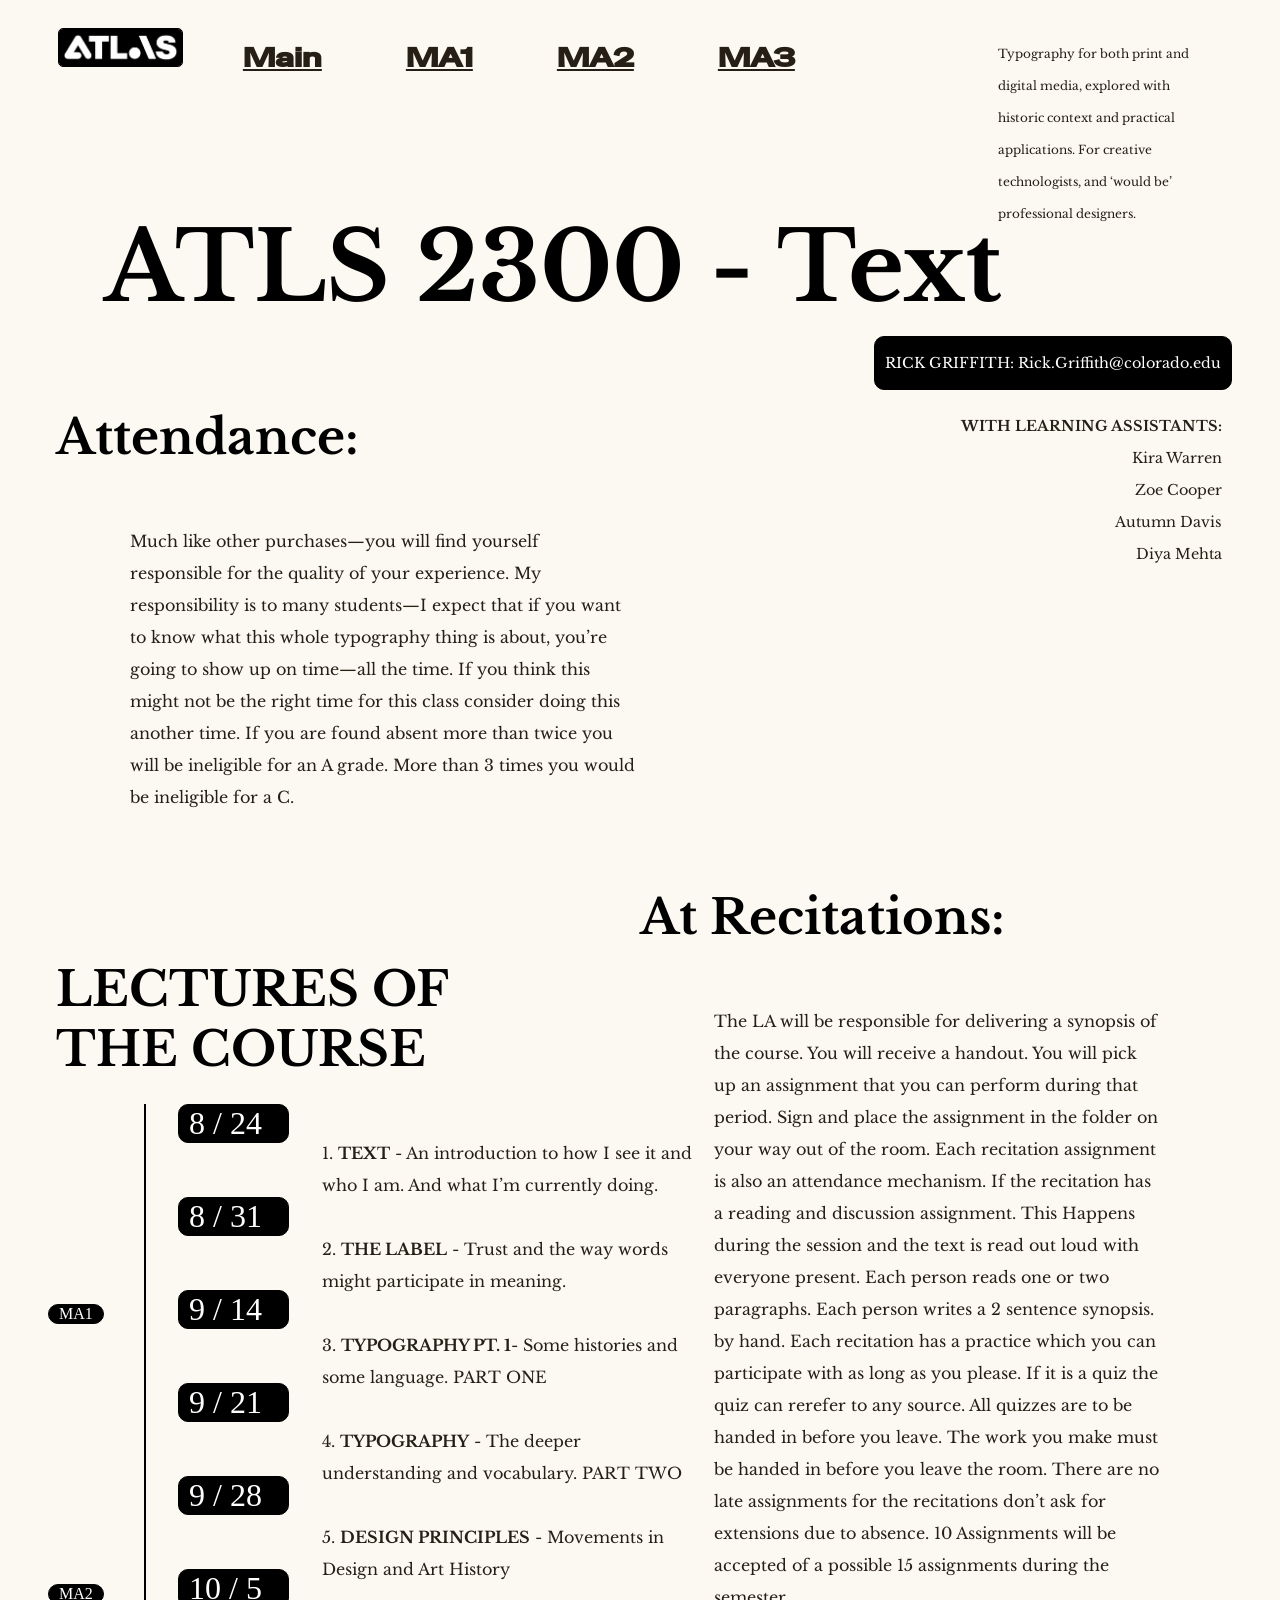
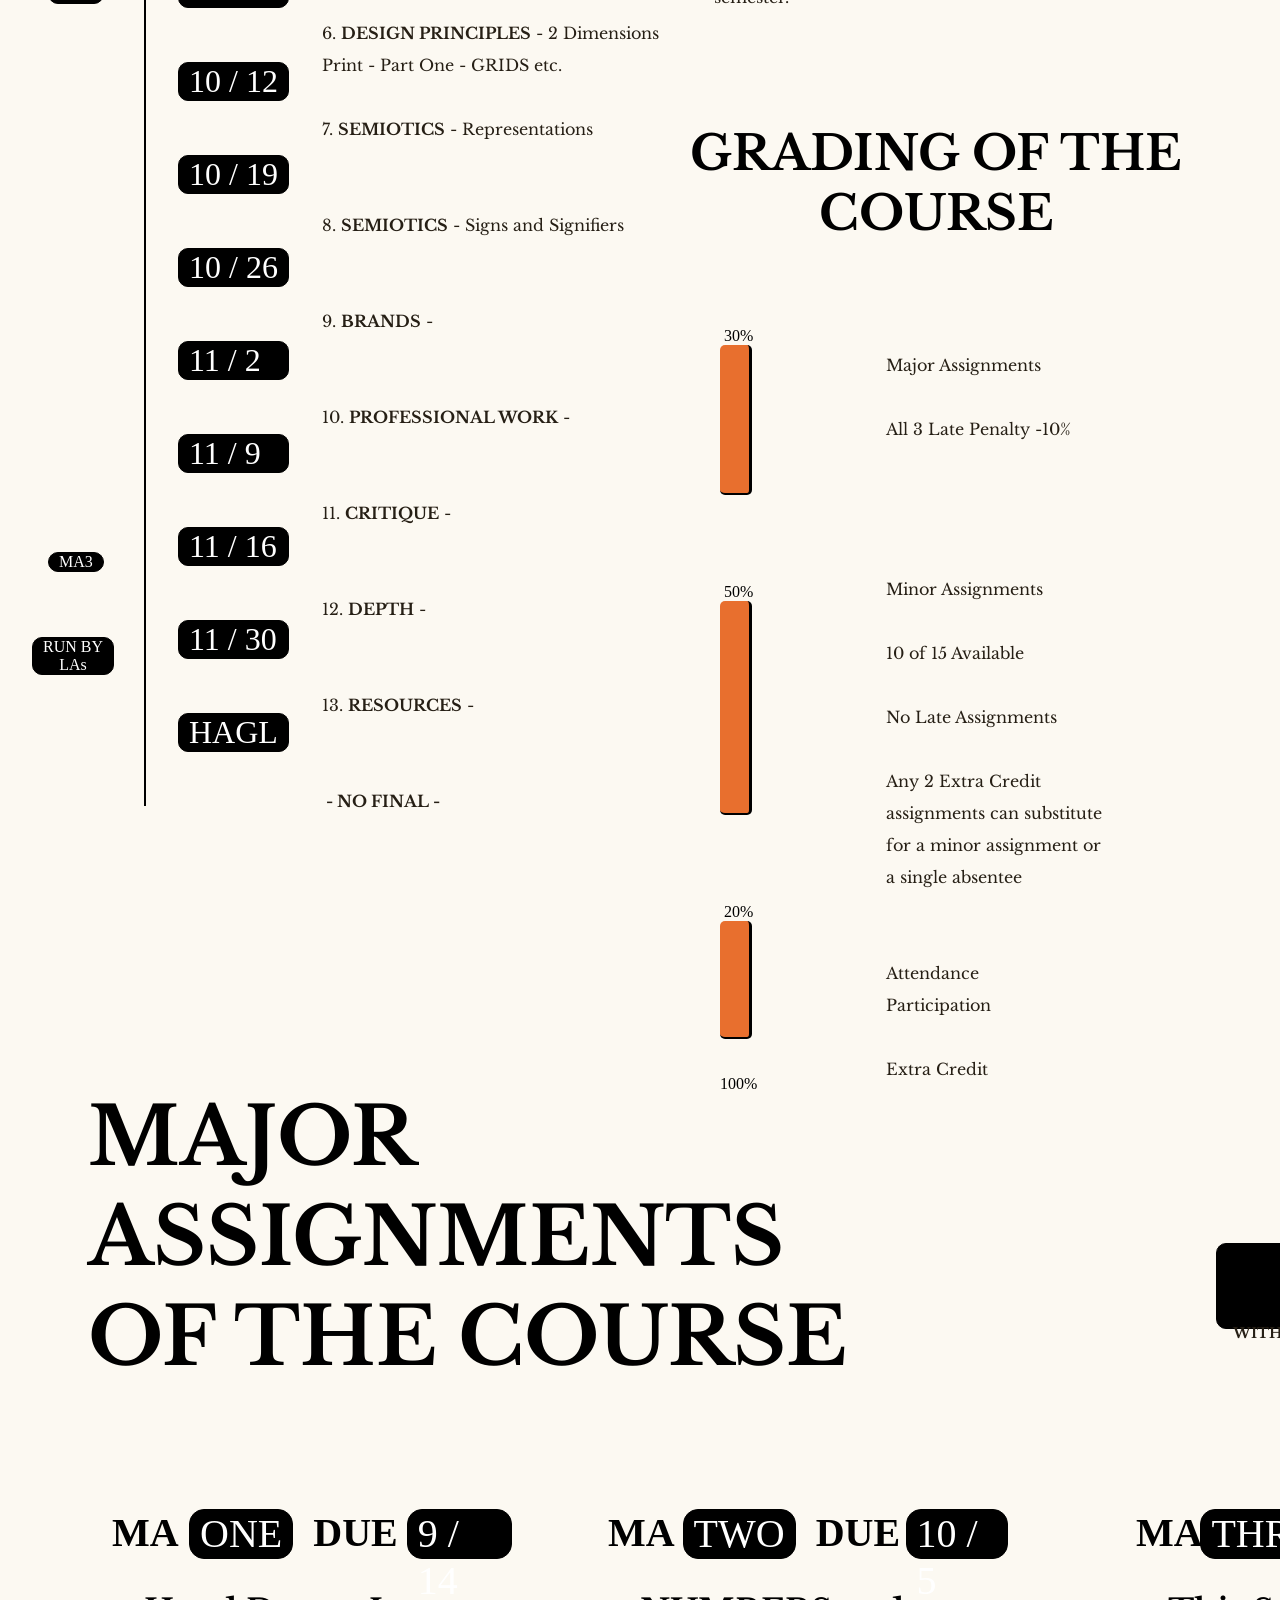
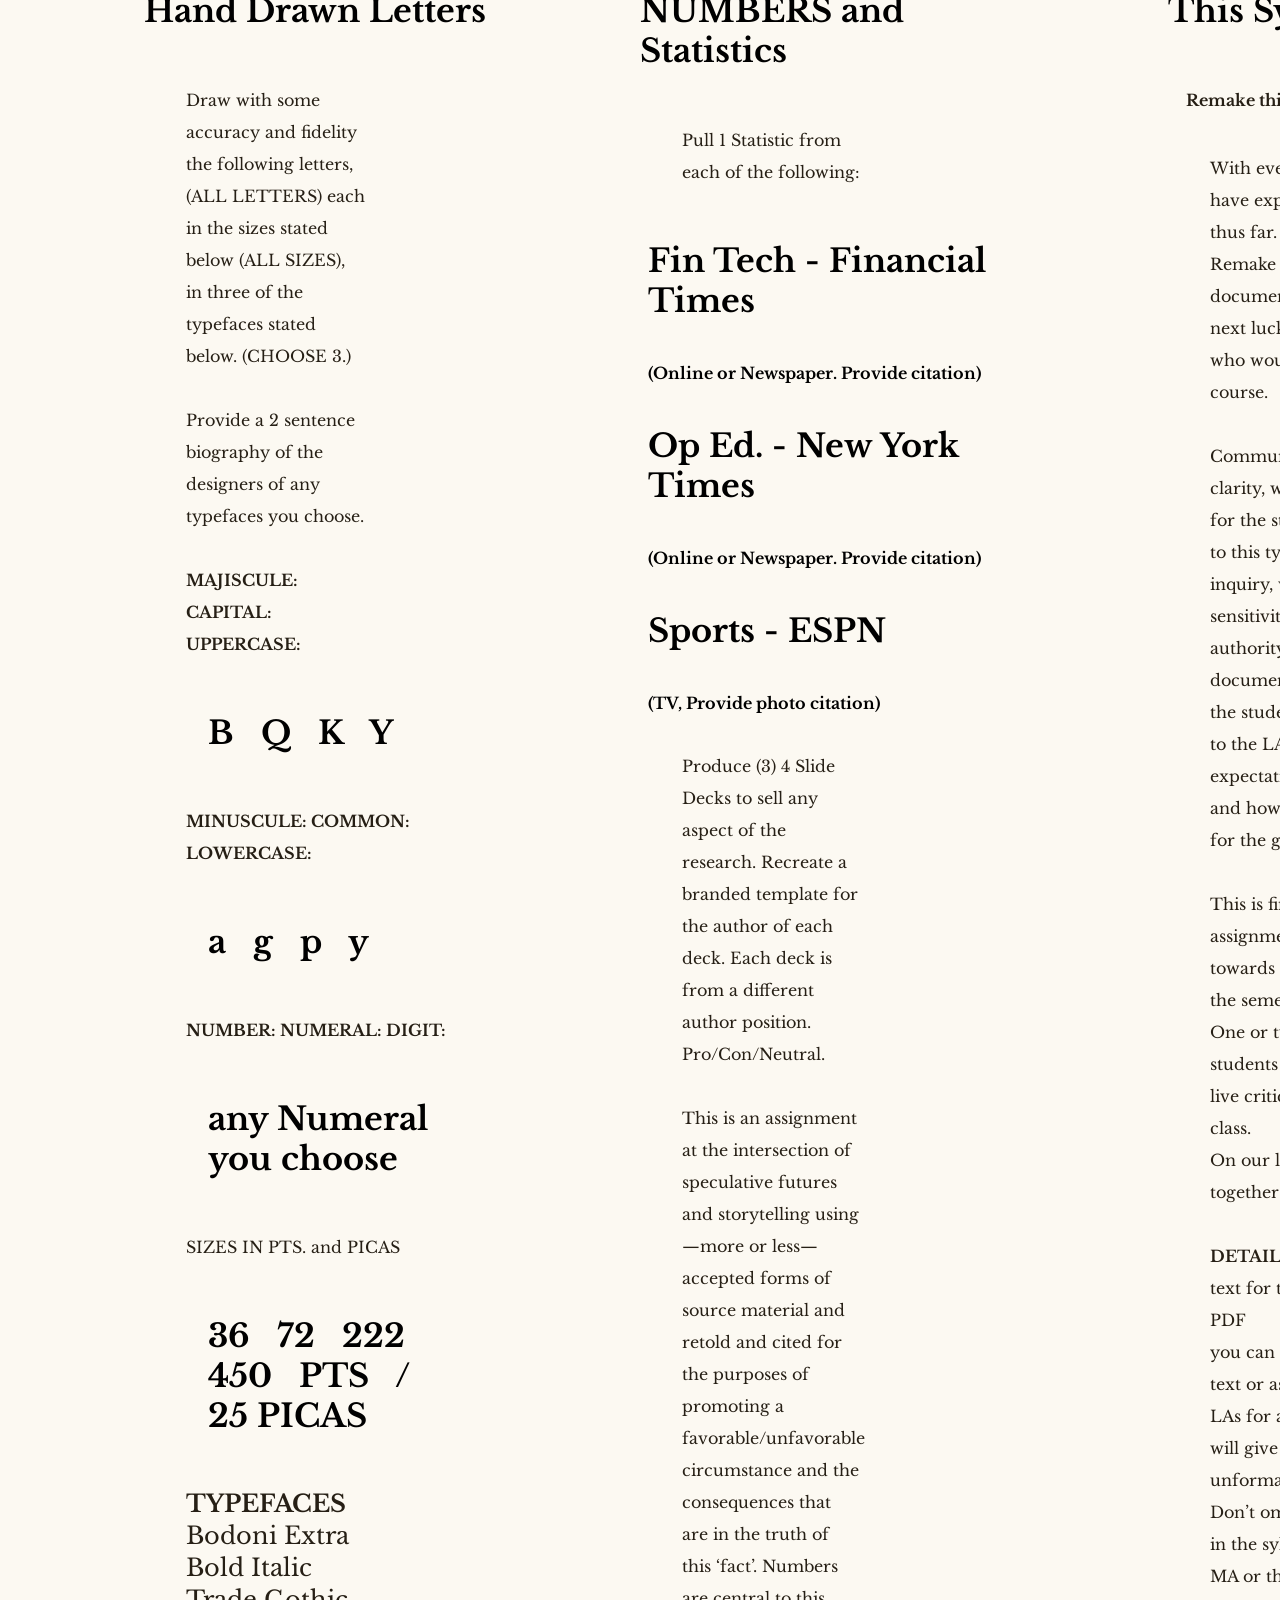
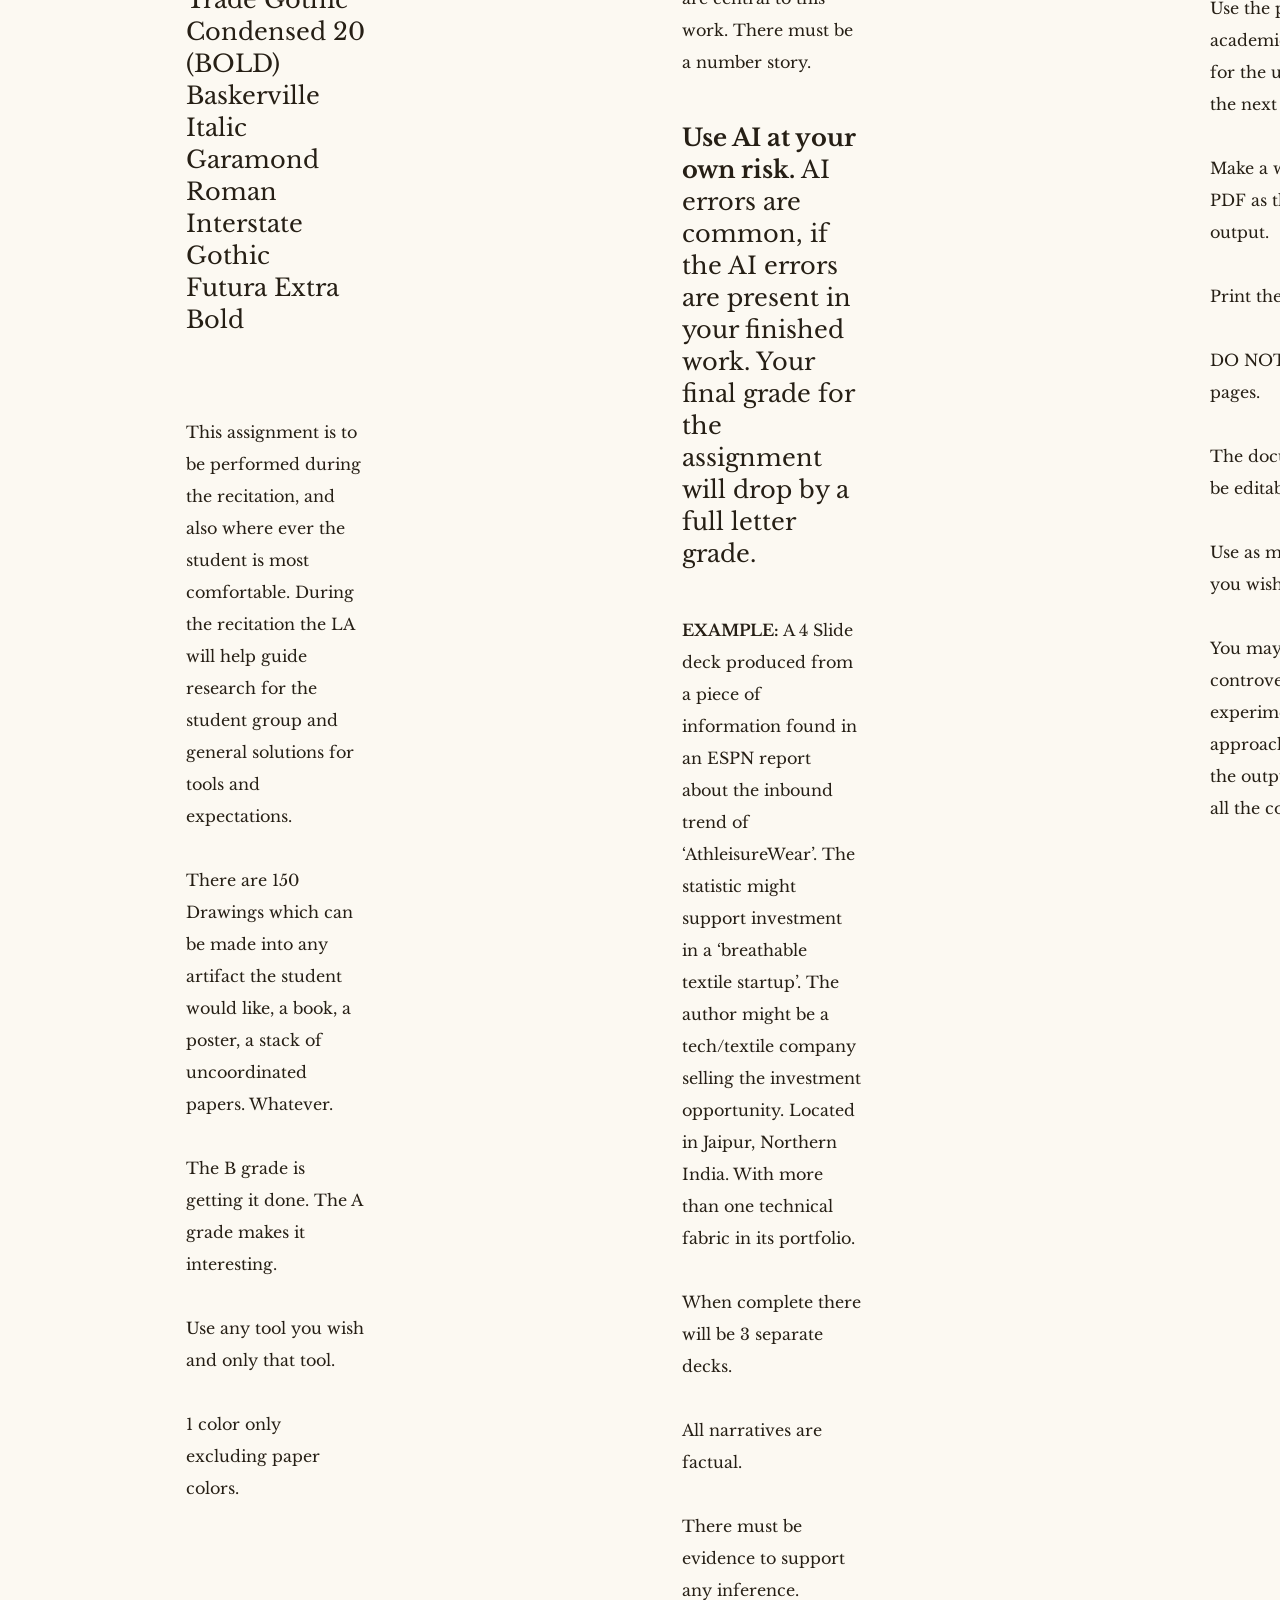
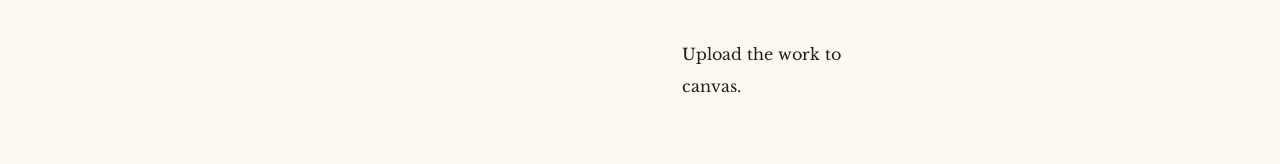
<file: index.html>
<!DOCTYPE html>
<html lang="en">
  <head>
    <meta charset="utf-8">
    <meta name="viewport" content="width=device-width">
    <title>Text Syllabus - ATLS 2300</title>
    <link rel="preconnect" href="https://fonts.googleapis.com">
    <link rel="preconnect" href="https://fonts.gstatic.com" crossorigin>
    <link href="https://fonts.googleapis.com/css2?family=Libre+Baskerville:ital,wght@0,400..700;1,400..700&family=Special+Gothic+Expanded+One&display=swap" rel="stylesheet">
    <link rel="stylesheet" href="main.css">
  </head>
  <body>
    <main>
      <p class="type">Typography for both print and digital media, explored with historic context and practical applications. For creative technologists, and ‘would be’ professional designers.</p>
        <div class="menu-select"> 
            <img id="logo" src="assets/atlaslogo.png" alt="ATLS">
            <a class="button" href="index.html">Main</a>
            <a class="button" href="ma1.html">MA1</a>
            <a class="button" href="ma2.html">MA2</a>
            <a class="button" href="ma3.html">MA3</a>
        </div> 
        <div class="heading">
          <h1 style="margin-left: 3rem;">ATLS 2300 - Text</h1>
          <p class="la"><strong>WITH LEARNING ASSISTANTS:</strong><br>
            Kira Warren<br>
            Zoe Cooper<br>
            Autumn Davis<br>
            Diya Mehta</p>
        </div>
        <p class="rick">RICK GRIFFITH:  Rick.Griffith@colorado.edu</p>
        <h3>Attendance:</h3>
        <p class="text">Much like other purchases—you will find yourself
            responsible for the quality of your experience. My
            responsibility is to many students—I expect that if
            you want to know what this whole typography
            thing is about, you’re going to show up on time—all
            the time. If you think this might not be the right
            time for this class consider doing this another time.
            If you are found absent more than twice you will be
            ineligible for an A grade. More than 3 times you
            would be ineligible for a C.</p>
        <div class="rcolumn">
          <h3>At Recitations:</h3>
          <p class="text" style="width: 70%;">The LA will be responsible for delivering a
            synopsis of the course. You will receive a handout.
            You will pick up an assignment that you can
            perform during that period. Sign and place the
            assignment in the folder on your way out of the
            room.
            Each recitation assignment is also an attendance
            mechanism.
            If the recitation has a reading and discussion
            assignment. This Happens during the session and
            the text is read out loud with everyone present.
            Each person reads one or two paragraphs.
            Each person writes a 2 sentence synopsis.
            by hand.
            Each recitation has a practice which you can
            participate with as long as you please.
            If it is a quiz the quiz can rerefer to any source. All
            quizzes are to be handed in before you leave.
            The work you make must be handed in before you
            leave the room.
            There are no late assignments for the recitations
            don’t ask for extensions due to absence.
            10 Assignments will be accepted of a possible 15
            assignments during the semester.</p><br><br>
        
            <h3 style="text-align: center;">GRADING OF THE<br> COURSE</h3>
            <div class="grade">
              <br><br> &nbsp;30%
              <div class="block">
              <p><br><br><br></p></div><p></p><p></p> &nbsp;50%
              <div class="block">
              <p><br><br><br><br><br></p></div><p></p><p></p> &nbsp;20%
              <div class="block">
              <p><br><br></p></div><br><br>100%
            </div>
            <p style="width: 35%; right: 7rem; position: inherit;"><br>
              Major Assignments<br><br>
              All 3 Late Penalty -10%<br><br><br>
              <br><br>
              Minor Assignments<br><br>
              10 of 15 Available<br><br>
              No Late Assignments<br><br>
              Any 2 Extra Credit assignments can substitute
              for a minor assignment or a single absentee<br><br>
              <br>
              Attendance<br>
              Participation<br><br>
              Extra Credit<br><br>
            </p>
              
        </div><br><br><br><br>
        <div class="bar"> 
          <div class="box">8 / 24</div>
          <div class="box">8 / 31</div>
          <div class="box">9 / 14</div>
          <div class="box">9 / 21</div>
          <div class="box">9 / 28</div>
          <div class="box">10 / 5</div>
          <div class="box">10 / 12</div>
          <div class="box">10 / 19</div>
          <div class="box">10 / 26</div>
          <div class="box">11 / 2</div>
          <div class="box">11 / 9</div>
          <div class="box">11 / 16</div>
          <div class="box">11 / 30</div>
          <div class="box">HAGL</div>
        </div>
        <div class="box" style="position: absolute; top: 81.5rem; left: 3rem; margin-left: 0px; font-size: 1rem; text-align: center;">MA1</div>
        <div class="box" style="position: absolute; top: 99rem; left: 3rem; margin-left: 0px; font-size: 1rem; text-align: center;">MA2</div>
        <div class="box" style="position: absolute; top: 134.5rem; left: 3rem; margin-left: 0px; font-size: 1rem; text-align: center;">MA3</div>
        <div class="box" style="position: absolute; top: 139.8rem; left: 2rem; margin-left: 0px; font-size: 1rem; text-align: center;">RUN BY <br>LAs</div>
        <h3> LECTURES OF <br>THE COURSE</h3>
          <p class="text" style="position: relative; width: 30%; left: 12rem;">
          1. <strong>TEXT</strong> - An introduction to how I
          see it and who I am. And what I’m
          currently doing.<br><br>
          2. <strong>THE LABEL</strong> - Trust and the way
          words might participate in
          meaning.<br><br>
          3. <strong>TYPOGRAPHY PT. 1</strong>- Some
          histories and some language.
          PART ONE<br><br>
          4. <strong>TYPOGRAPHY</strong> - The deeper
          understanding and vocabulary.
          PART TWO<br><br>
          5. <strong>DESIGN PRINCIPLES</strong> -
          Movements in Design and Art
          History<br><br>
          6. <strong>DESIGN PRINCIPLES</strong> - 2
          Dimensions Print - Part One -
          GRIDS etc.<br><br>
          7. <strong>SEMIOTICS</strong> - Representations<br><br><br>
          8. <strong>SEMIOTICS</strong> - Signs and Signifiers<br><br><br>
          9. <strong>BRANDS</strong> -<br><br><br>
          10. <strong>PROFESSIONAL WORK</strong> -<br><br><br>
          11. <strong>CRITIQUE</strong> -<br><br><br>
          12. <strong>DEPTH</strong> -<br><br><br>
          13. <strong>RESOURCES</strong> -<br><br><br>
          <strong> &nbsp;- NO FINAL -</strong><br><br><br>
          </p>
          <div class="rcolumn" style="display: inline-flex; flex-direction:row; flex-wrap: nowrap; position: absolute; left: 69rem; width: 35%;">
            <p class="rick">RICK GRIFFITH:  Rick.Griffith@colorado.edu</p>
            <p class="la"><strong>WITH LEARNING ASSISTANTS:</strong><br>
              Kira Warren<br>
              Zoe Cooper<br>
              Autumn Davis<br>
              Diya Mehta</p>
          </div><br><br><br><br><br><br><br>
          <h1 style="margin-left: 5rem; font-size: 5rem;">MAJOR <br>ASSIGNMENTS <br>OF THE COURSE</h1><br><br><br><br><br>
        <div class="lcolumn">
          <div class="datebox"><div class="bdate" style="font-size: 2.5rem;">MA &nbsp;</div><div class="date" style="font-size: 2.5rem;" >ONE </div><div class="bdate" style="font-size: 2.5rem;">&nbsp; DUE &nbsp;</div><div class="date" style="font-size: 2.5rem;">9 / 14</div></div>
          <h4 style="margin-left: 5rem;"><br>Hand Drawn Letters</h4>
          <p class="text">Draw with some accuracy and fidelity the following letters, (ALL
              LETTERS) each in the
              sizes stated below (ALL SIZES), in three of the typefaces stated below.
              (CHOOSE 3.)<br><br>
              Provide a 2 sentence biography of the designers of any typefaces you
              choose.<br><br>
              <strong>MAJISCULE: CAPITAL: UPPERCASE:</strong></p>
              <h4>B &nbsp; Q &nbsp; K &nbsp; Y</h4>
              <p><strong>MINUSCULE: COMMON: LOWERCASE:</strong><br></p>
              <h4>a &nbsp; g &nbsp; p &nbsp; y<br></h4>
              <p><strong>NUMBER: NUMERAL: DIGIT:</strong></p>
              <h4>any Numeral <br>you choose</h4>
              <p>SIZES IN PTS. and PICAS</p>
              <h4>36 &nbsp; 72 &nbsp; 222 &nbsp; <br>450 &nbsp; PTS &nbsp; / &nbsp; <br>25 PICAS</h4>
              <p class="text" style="font-size: 1.5rem;"><strong>TYPEFACES</strong><br>
              Bodoni Extra Bold Italic<br>
              Trade Gothic Condensed 20 (BOLD)<br>
              Baskerville Italic<br>
              Garamond Roman<br>
              Interstate Gothic<br>
              Futura Extra Bold<p>
              <p class="text">This assignment is to be performed during the recitation, and also where
              ever the student is most comfortable. During the recitation the LA will help guide
              research for the student group and general solutions for tools and expectations.<br><br>
              There are 150 Drawings which can be made into any artifact the student
              would like, a
              book, a poster, a stack of uncoordinated papers. Whatever.<br><br>
              The B grade is getting it done. The A grade makes it interesting.<br><br>
              Use any tool you wish
              and only that tool.<br><br>
              1 color only excluding
              paper colors.</p><br><br>
            </div>
            <div class="mcolumn">
              <div class="datebox"><div class="bdate" style="font-size: 2.5rem;">MA &nbsp;</div><div class="date" style="font-size: 2.5rem;" >TWO </div><div class="bdate" style="font-size: 2.5rem;">&nbsp; DUE &nbsp;</div><div class="date" style="font-size: 2.5rem;">10 / 5</div></div>
              <h4 style="margin-left: 5rem;"><br>NUMBERS and Statistics</h4>
              <p class="text">
                  Pull 1 Statistic from each of the following:
              <h4 style="margin-left: 5.5rem;">Fin Tech - Financial Times</h4>
              <h5 style="margin-left: 5.5rem;">(Online or Newspaper. Provide citation)</h5>
              <h4 style="margin-left: 5.5rem;">Op Ed. - New York Times</h4>
              <h5 style="margin-left: 5.5rem;">(Online or Newspaper. Provide citation)</h5>
              <h4 style="margin-left: 5.5rem;">Sports - ESPN</h4>
              <h5 style="margin-left: 5.5rem;">(TV, Provide photo citation)</h5>
              <p class="text">Produce (3) 4 Slide Decks to sell any aspect of the research. Recreate a
                  branded template for the author of each deck. Each deck is from a different author
                  position. Pro/Con/Neutral.<br><br>
                  This is an assignment at the intersection of speculative futures and
                  storytelling using—more or less—accepted forms of source material and retold and
                  cited for the purposes of promoting a favorable/unfavorable circumstance and the
                  consequences that are in the truth of this ‘fact’. Numbers are central to this work. There
                  must be a number story.</p>
                  <p class="text" style="font-size: 1.5rem;"><strong>Use AI at your own risk.</strong> AI errors are common, if the AI
                  errors are present in your finished work. Your final grade
                  for the assignment will drop by a full letter grade.</p>
                  <p class="text"><strong>EXAMPLE:</strong>
                  A 4 Slide deck produced from a piece of information found in an ESPN
                  report about the inbound trend of ‘AthleisureWear’. The statistic might support
                  investment in a ‘breathable textile startup’. The author might be a tech/textile company selling the
                  investment opportunity. Located in Jaipur, Northern India. With more than one
                  technical fabric in its portfolio.<br><br>
                  When complete there
                  will be 3 separate decks.<br><br>
                  All narratives are factual.<br><br>
                  There must be evidence
                  to support any inference.<br><br>
                  Upload the work to
                  canvas.</p><br><br>
              </div>
              <div class="rcolumn" style="width: 35%; left: 68rem;">
                <div class="datebox"><div class="bdate" style="font-size: 2.5rem;">MA &nbsp;</div><div class="date" style="font-size: 2.5rem;" >THREE </div><div class="bdate" style="font-size: 2.5rem;">&nbsp; DUE &nbsp;</div><div class="date" style="font-size: 2.5rem;">11 / 16</div></div>
                <h4 style="margin-left: 5rem;"><br>This Syllabus</h4>
                <p style="margin-left: 5.5rem;"><strong>Remake this Syllabus:</strong></p>
                <p class="text">
                    With everything you have experienced thus far.<br>
                    Remake this document for the next lucky students, who would take the
                    course.<br><br>
                    Communicate with clarity, with empathy for the student new to this type
                    of inquiry, with sensitivity to how the authority in this document passes to the student
                    and then to the LA with clear expectations of when and how to perform for the grade.<br><br>
                    This is final assignment is due towards the end of the semester.<br>
                    One or two lucky students will get a live critique with the class.<br>
                    On our last full day together 11/16.<br><br>
                    <strong>DETAILS:</strong>
                    The final text for this is in this PDF<br>
                    you can extract the text or ask one of the LAs for a text file that will give
                    you unformatted
                    copy.<br>
                    Don’t omit anything in the syllabus or the MA or the schedule.<br>
                    Use the published academic calendar for the university. For the next
                    semester.<br><br>
                    Make a website or a PDF
                    as the final output.<br><br>
                    Print the PDF.<br><br>
                    DO NOT Print Web
                    pages.<br><br>
                    The document has to be
                    editable.<br><br>
                    Use as many pages as
                    you wish.<br><br>
                    You may use a
                    controversial or
                    experimental approach
                    as long as the output
                    conforms all the
                    conditions.</p><br><br>
              </div>

    </main>

    <script>

    </script>
  </body>
</html>
</file>
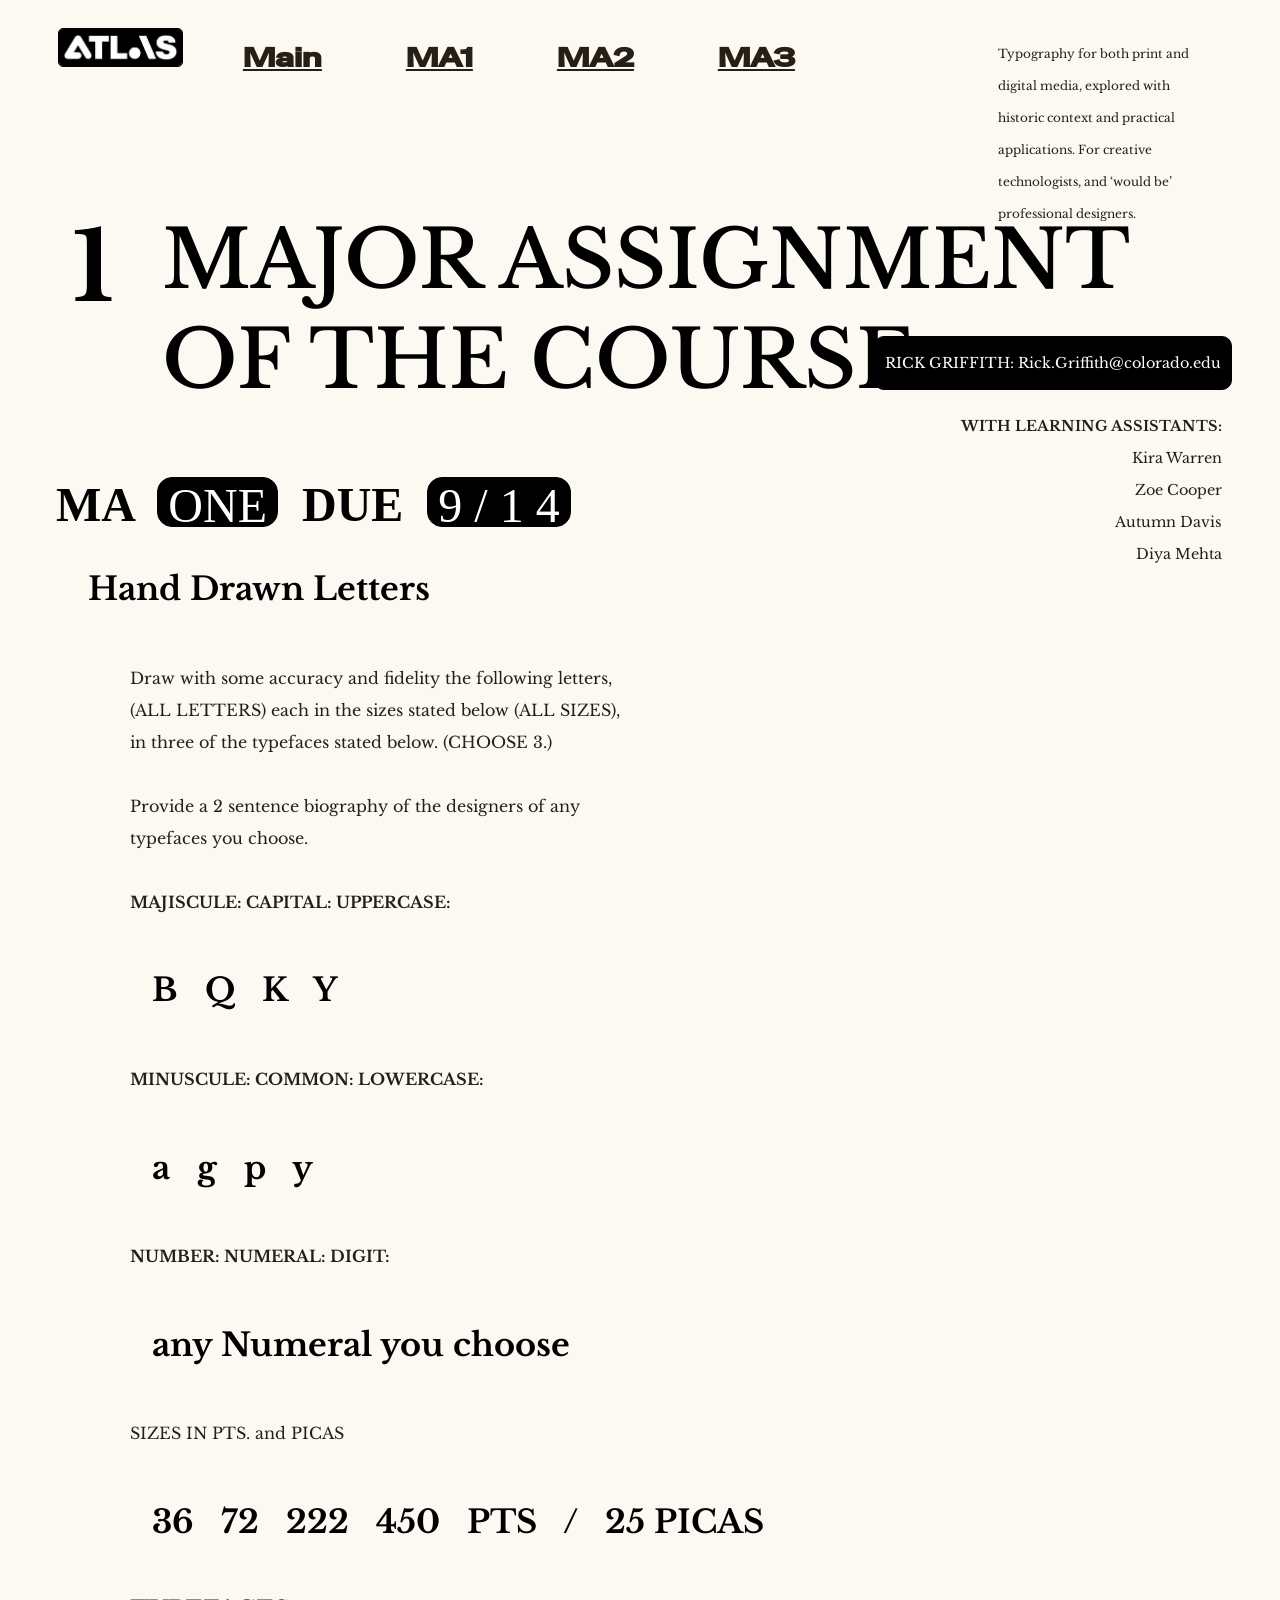
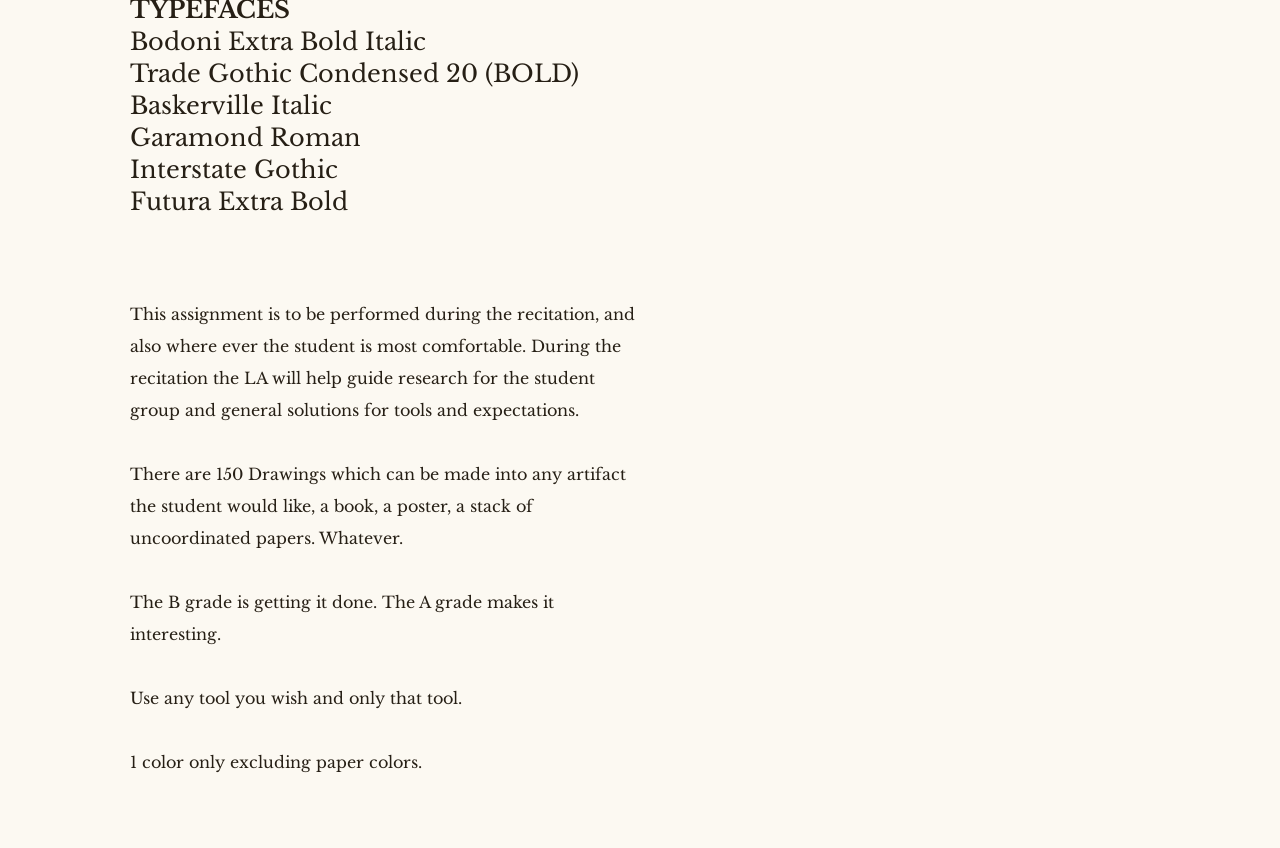
<file: ma1.html>
<!DOCTYPE html>
<html lang="en">
  <head>
    <meta charset="utf-8">
    <meta name="viewport" content="width=device-width">
    <title>Text - MA1</title>
    <link rel="preconnect" href="https://fonts.googleapis.com">
    <link rel="preconnect" href="https://fonts.gstatic.com" crossorigin>
    <link href="https://fonts.googleapis.com/css2?family=Libre+Baskerville:ital,wght@0,400..700;1,400..700&family=Special+Gothic+Expanded+One&display=swap" rel="stylesheet">
    <link rel="stylesheet" href="main.css">
  </head>
  <body>
    <main>
        <p class="type">Typography for both print and digital media, explored with historic context and practical applications. For creative technologists, and ‘would be’ professional designers.</p>
        <div class="menu-select"> 
            <img id="logo" src="assets/atlaslogo.png" alt="ATLS">
            <a class="button" href="index.html">Main</a>
            <a class="button" href="ma1.html">MA1</a>
            <a class="button" href="ma2.html">MA2</a>
            <a class="button" href="ma3.html">MA3</a>
        </div> 
        <div class="heading">
          <h1>1</h1><h2 style="margin-left: 3rem;">MAJOR ASSIGNMENT<br>
            OF THE COURSE</h2>
          <p class="la"><strong>WITH LEARNING ASSISTANTS:</strong><br>
            Kira Warren<br>
            Zoe Cooper<br>
            Autumn Davis<br>
            Diya Mehta</p>
        </div>
        <p class="rick">RICK GRIFFITH: Rick.Griffith@colorado.edu</p>
        <div class="datebox"><div class="bdate">MA &nbsp;</div><div class="date">ONE</div><div class="bdate"> &nbsp; DUE &nbsp; </div><div class="date">9 / 1 4</div></div>
        <h4 style="margin-left: 5rem;">Hand Drawn Letters</h4>
        <p class="text">Draw with some accuracy and fidelity the following letters, (ALL
            LETTERS) each in the
            sizes stated below (ALL SIZES), in three of the typefaces stated below.
            (CHOOSE 3.)<br><br>
            Provide a 2 sentence biography of the designers of any typefaces you
            choose.<br><br>
            <strong>MAJISCULE: CAPITAL: UPPERCASE:</strong></p>
            <h4>B &nbsp; Q &nbsp; K &nbsp; Y</h4>
            <p><strong>MINUSCULE: COMMON: LOWERCASE:</strong><br></p>
            <h4>a &nbsp; g &nbsp; p &nbsp; y<br></h4>
            <p><strong>NUMBER: NUMERAL: DIGIT:</strong></p>
            <h4>any Numeral you choose</h4>
            <p>SIZES IN PTS. and PICAS</p>
            <h4>36 &nbsp; 72 &nbsp; 222 &nbsp; 450 &nbsp; PTS &nbsp; / &nbsp; 25 PICAS</h4>
            <p class="text" style="font-size: 1.5rem;"><strong>TYPEFACES</strong><br>
            Bodoni Extra Bold Italic<br>
            Trade Gothic Condensed 20 (BOLD)<br>
            Baskerville Italic<br>
            Garamond Roman<br>
            Interstate Gothic<br>
            Futura Extra Bold<p>
            <p class="text">This assignment is to be performed during the recitation, and also where
            ever the student is most comfortable. During the recitation the LA will help guide
            research for the student group and general solutions for tools and expectations.<br><br>
            There are 150 Drawings which can be made into any artifact the student
            would like, a
            book, a poster, a stack of uncoordinated papers. Whatever.<br><br>
            The B grade is getting it done. The A grade makes it interesting.<br><br>
            Use any tool you wish
            and only that tool.<br><br>
            1 color only excluding
            paper colors.</p><br><br>
    </main>

    <script>

    </script>
  </body>
</html>
</file>
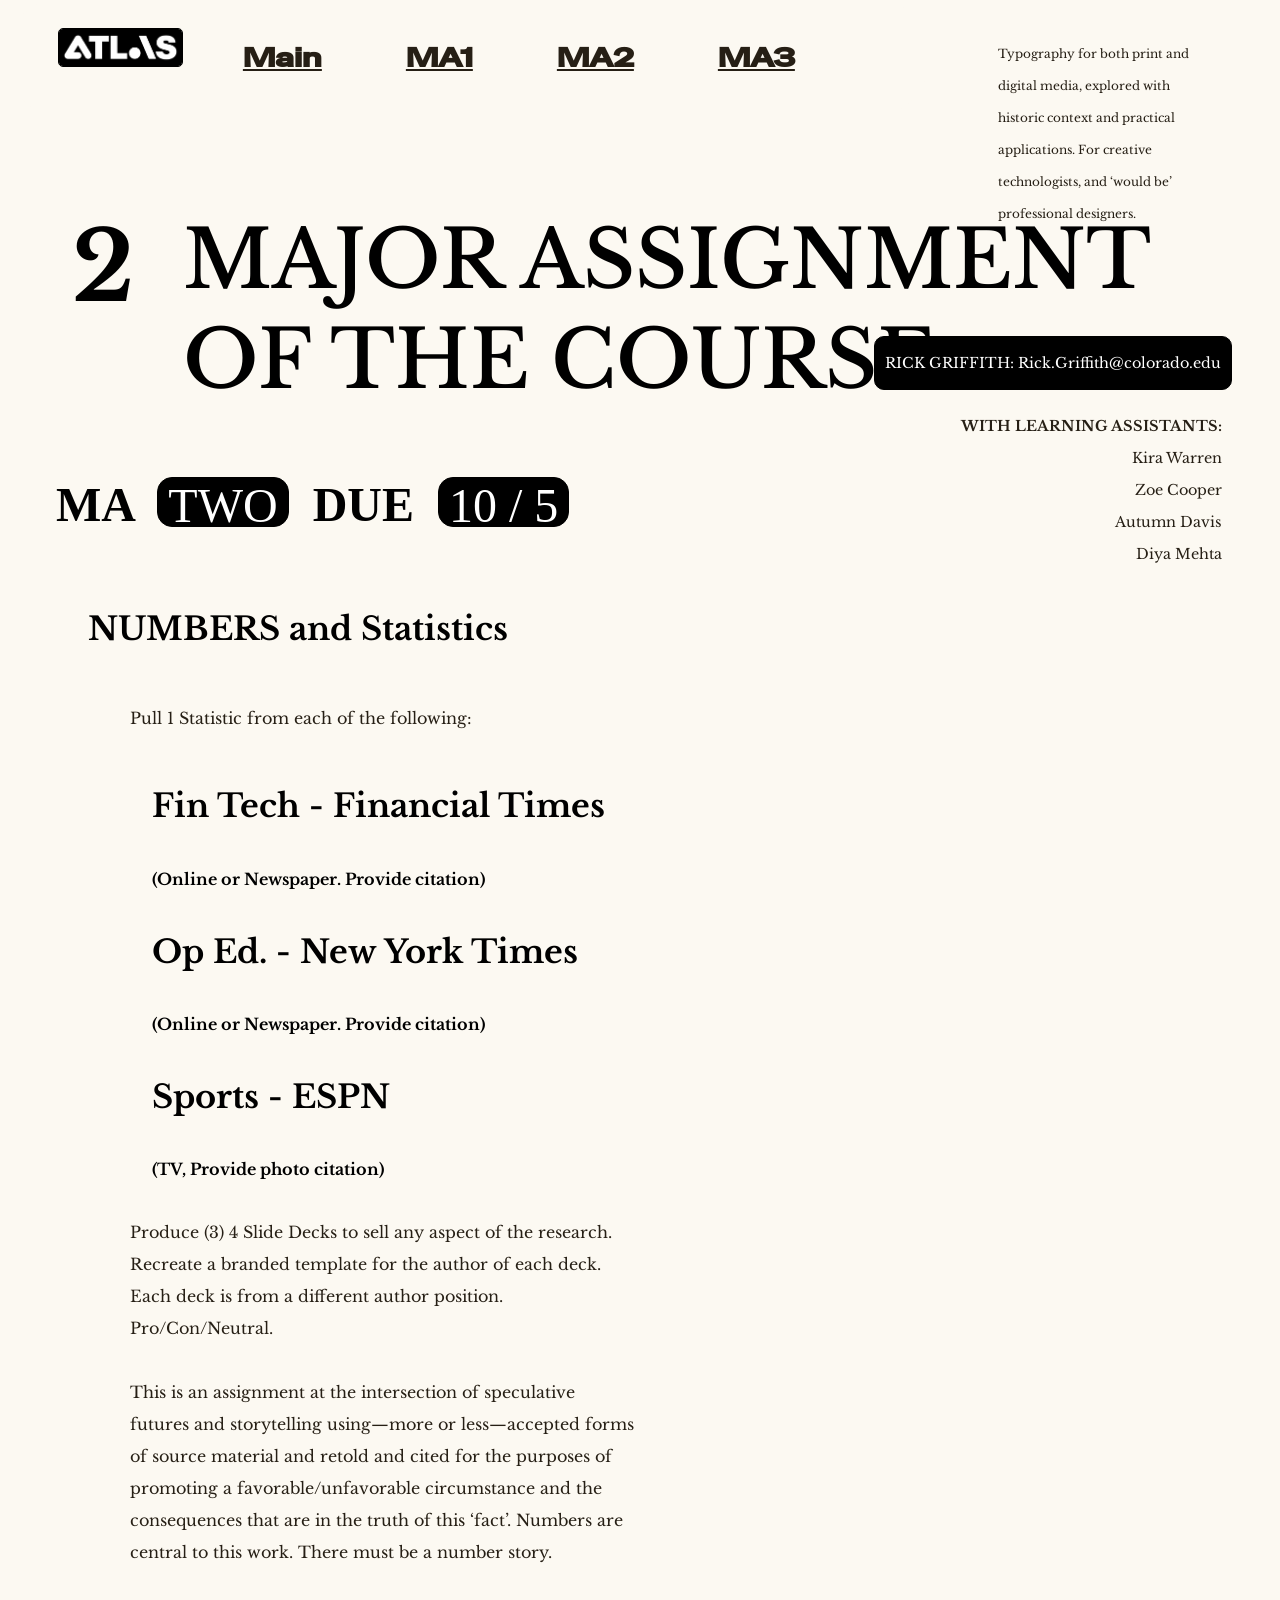
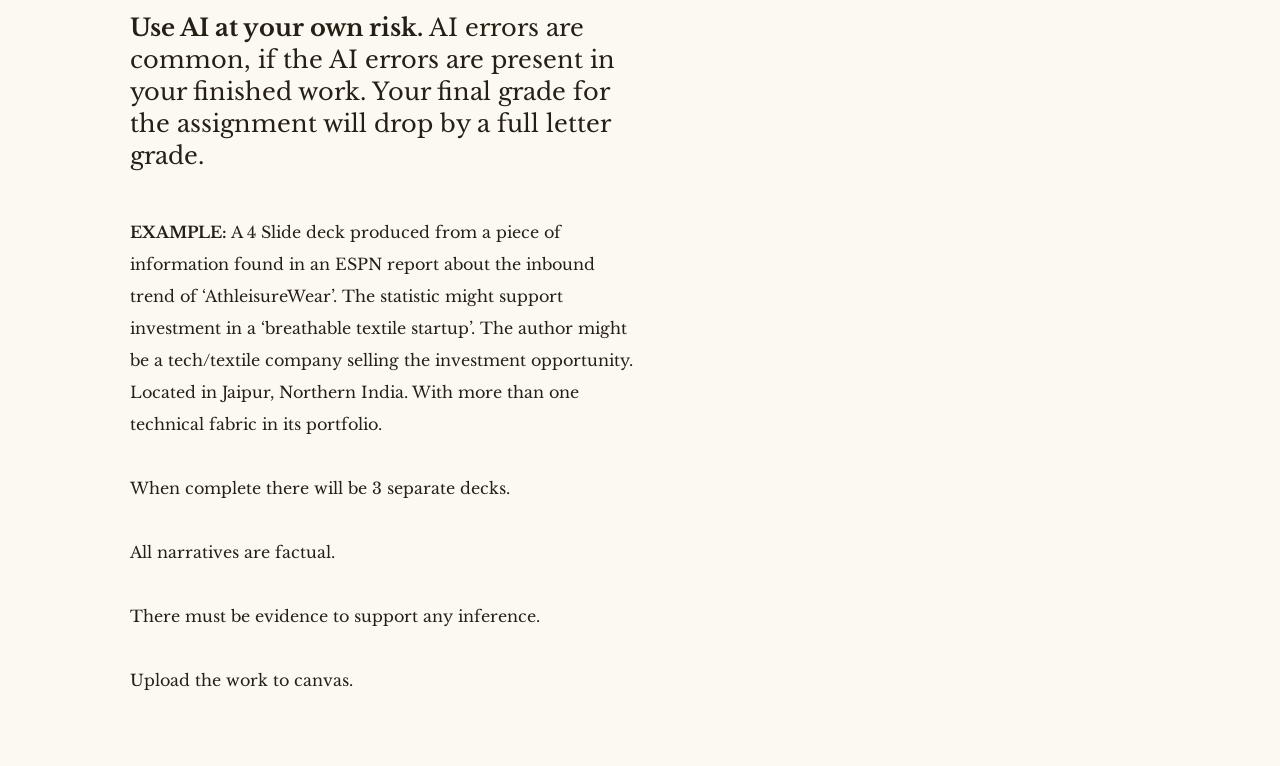
<file: ma2.html>
<!DOCTYPE html>
<html lang="en">
  <head>
    <meta charset="utf-8">
    <meta name="viewport" content="width=device-width">
    <title>Text - MA2</title>
    <link rel="preconnect" href="https://fonts.googleapis.com">
    <link rel="preconnect" href="https://fonts.gstatic.com" crossorigin>
    <link href="https://fonts.googleapis.com/css2?family=Libre+Baskerville:ital,wght@0,400..700;1,400..700&family=Special+Gothic+Expanded+One&display=swap" rel="stylesheet">
    <link rel="stylesheet" href="main.css">
  </head>
  <body>
    <main>
        <p class="type">Typography for both print and digital media, explored with historic context and practical applications. For creative technologists, and ‘would be’ professional designers.</p>
        <div class="menu-select"> 
            <img id="logo" src="assets/atlaslogo.png" alt="ATLS">
            <a class="button" href="index.html">Main</a>
            <a class="button" href="ma1.html">MA1</a>
            <a class="button" href="ma2.html">MA2</a>
            <a class="button" href="ma3.html">MA3</a>
        </div> 
        <div class="heading">
          <h1>2</h1><h2 style="margin-left: 3rem;">MAJOR ASSIGNMENT<br>
            OF THE COURSE</h2>
          <p class="la"><strong>WITH LEARNING ASSISTANTS:</strong><br>
            Kira Warren<br>
            Zoe Cooper<br>
            Autumn Davis<br>
            Diya Mehta</p>
        </div>
        <p class="rick">RICK GRIFFITH: Rick.Griffith@colorado.edu</p>
        <div class="datebox"><div class="bdate">MA &nbsp;</div><div class="date">TWO</div><div class="bdate"> &nbsp; DUE &nbsp; </div><div class="date">10 / 5</div></div>
        <h4 style="margin-left: 5rem;"><br>NUMBERS and Statistics</h4>
        <p class="text">
            Pull 1 Statistic from each of the following:
        <h4>Fin Tech - Financial Times</h4>
        <h5>(Online or Newspaper. Provide citation)</h5>
        <h4>Op Ed. - New York Times</h4>
        <h5>(Online or Newspaper. Provide citation)</h5>
        <h4>Sports - ESPN</h4>
        <h5>(TV, Provide photo citation)</h5>
        <p class="text">Produce (3) 4 Slide Decks to sell any aspect of the research. Recreate a
            branded template for the author of each deck. Each deck is from a different author
            position. Pro/Con/Neutral.<br><br>
            This is an assignment at the intersection of speculative futures and
            storytelling using—more or less—accepted forms of source material and retold and
            cited for the purposes of promoting a favorable/unfavorable circumstance and the
            consequences that are in the truth of this ‘fact’. Numbers are central to this work. There
            must be a number story.</p>
            <p class="text" style="font-size: 1.5rem;"><strong>Use AI at your own risk.</strong> AI errors are common, if the AI
            errors are present in your finished work. Your final grade
            for the assignment will drop by a full letter grade.</p>
            <p class="text"><strong>EXAMPLE:</strong>
            A 4 Slide deck produced from a piece of information found in an ESPN
            report about the inbound trend of ‘AthleisureWear’. The statistic might support
            investment in a ‘breathable textile startup’. The author might be a tech/textile company selling the
            investment opportunity. Located in Jaipur, Northern India. With more than one
            technical fabric in its portfolio.<br><br>
            When complete there
            will be 3 separate decks.<br><br>
            All narratives are factual.<br><br>
            There must be evidence
            to support any inference.<br><br>
            Upload the work to
            canvas.</p><br><br>
    </main>

    <script>

    </script>
  </body>
</html>
</file>
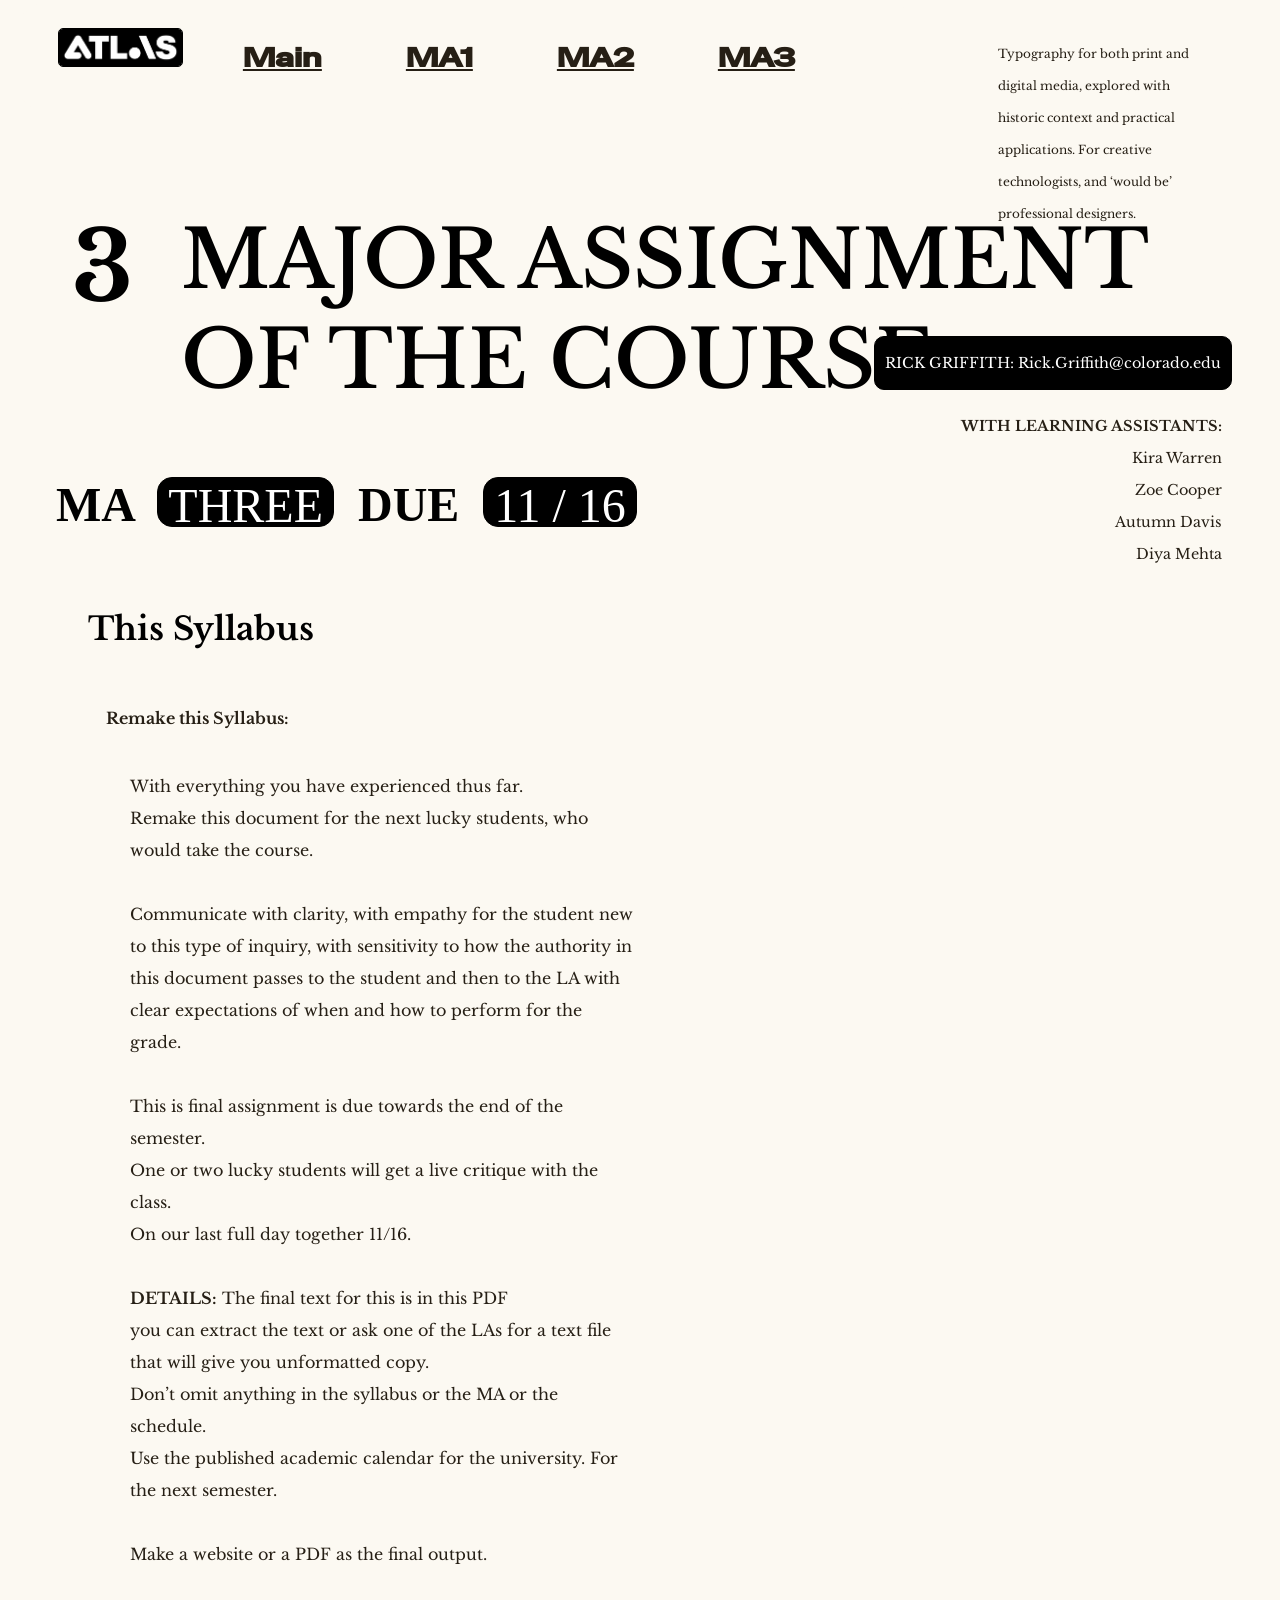
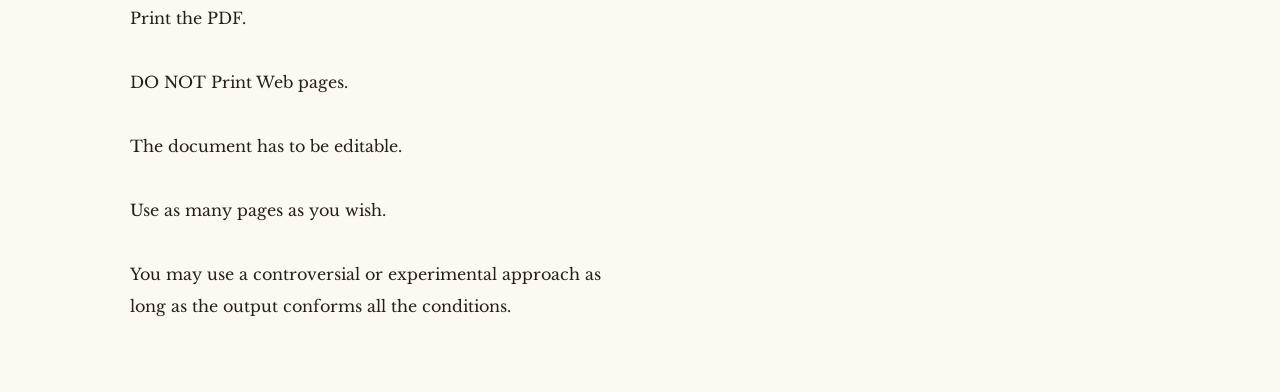
<file: ma3.html>
<!DOCTYPE html>
<html lang="en">
  <head>
    <meta charset="utf-8">
    <meta name="viewport" content="width=device-width">
    <title>Text - MA3</title>
    <link rel="preconnect" href="https://fonts.googleapis.com">
    <link rel="preconnect" href="https://fonts.gstatic.com" crossorigin>
    <link href="https://fonts.googleapis.com/css2?family=Libre+Baskerville:ital,wght@0,400..700;1,400..700&family=Special+Gothic+Expanded+One&display=swap" rel="stylesheet">
    <link rel="stylesheet" href="main.css">
  </head>
  <body>
    <main>
        <p class="type">Typography for both print and digital media, explored with historic context and practical applications. For creative technologists, and ‘would be’ professional designers.</p>
        <div class="menu-select"> 
            <img id="logo" src="assets/atlaslogo.png" alt="ATLS">
            <a class="button" href="index.html">Main</a>
            <a class="button" href="ma1.html">MA1</a>
            <a class="button" href="ma2.html">MA2</a>
            <a class="button" href="ma3.html">MA3</a>
        </div> 
        <div class="heading">
          <h1>3</h1><h2 style="margin-left: 3rem;">MAJOR ASSIGNMENT<br>
            OF THE COURSE</h2>
          <p class="rick">RICK GRIFFITH: Rick.Griffith@colorado.edu</p>
          <p class="la"><strong>WITH LEARNING ASSISTANTS:</strong><br>
            Kira Warren<br>
            Zoe Cooper<br>
            Autumn Davis<br>
            Diya Mehta</p>
        </div>
        <div class="datebox"><div class="bdate">MA &nbsp;</div><div class="date">THREE</div><div class="bdate"> &nbsp; DUE &nbsp; </div><div class="date">11 / 16</div></div>
        <h4 style="margin-left: 5rem;"><br>This Syllabus</h4>
        <p style="margin-left: 5.5rem;"><strong>Remake this Syllabus:</strong></p>
        <p class="text">
            With everything you have experienced thus far.<br>
            Remake this document for the next lucky students, who would take the
            course.<br><br>
            Communicate with clarity, with empathy for the student new to this type
            of inquiry, with sensitivity to how the authority in this document passes to the student
            and then to the LA with clear expectations of when and how to perform for the grade.<br><br>
            This is final assignment is due towards the end of the semester.<br>
            One or two lucky students will get a live critique with the class.<br>
            On our last full day together 11/16.<br><br>
            <strong>DETAILS:</strong>
            The final text for this is in this PDF<br>
            you can extract the text or ask one of the LAs for a text file that will give
            you unformatted
            copy.<br>
            Don’t omit anything in the syllabus or the MA or the schedule.<br>
            Use the published academic calendar for the university. For the next
            semester.<br><br>
            Make a website or a PDF
            as the final output.<br><br>
            Print the PDF.<br><br>
            DO NOT Print Web
            pages.<br><br>
            The document has to be
            editable.<br><br>
            Use as many pages as
            you wish.<br><br>
            You may use a
            controversial or
            experimental approach
            as long as the output
            conforms all the
            conditions.</p><br><br>
    </main>

    <script>

    </script>
  </body>
</html>
</file>
<file: main.css>
:root {

    --color-head: black;
    --color-text: #261f15;
    --color-highlight: #e86f2e;
    --color-back: #fcf9f2;

    --space-1: 1rem;
    --space-2: 2rem;
    --space-3: 3rem;
    --space-4: 5rem;
    --space-5: 7rem;
    --space-6: 9rem;

    --font-1: 'Libre Baskerville', serif; 
    --font-2: 'Special Gothic Expanded One', sans-serif;

}

body {
    background-color: var(--color-back);
}

h1 {
    font-family: var(--font-1);
    font-size: var(--space-5);
    font-weight: 700; 
    margin-bottom: var(--space-2);
    margin-left: var(--space-1);
}

h2 {
    font-family: var(--font-1);
    font-size: var(--space-4);
    font-weight: 500; 
}

h3 {
    font-family: var(--font-1);
    font-size: var(--space-3);
    font-weight: 700;
    margin-left: var(--space-3);
}

h4 {
    font-family: var(--font-1);
    font-size: var(--space-2);
    font-weight: 700;
    margin-left: var(--space-6);
}

h5 {
    font-family: var(--font-1);
    font-size: var(--space-1);
    font-weight: 700;
    margin-left: var(--space-6);
}

p {
    font-family: var(--font-1);
    font-size: var(--space-1);
    color: var(--color-text);
    margin-left: var(--space-5);
    padding: 10px;
    line-height: var(--space-2);
}

.text {
    width: 40%;
}

.menu-select {
    position: fixed;
    display: inline-block;
    flex-direction: row;
    padding-left: 50px;
    padding-right: 50px;
    top: 0px;
    background-color: var(--color-back);
    width: 65%;
    z-index: 5;
    border-radius: 50px;
}

.button { 
    position: relative;
    display: inline-flex;
    left: var(--space-1);
    padding: 50px;
    text-decoration: underline;
    font-family: var(--font-2);
    font-weight: 700;
    font-size: var(--space-3);
    color: var(--color-text);
    padding-right: 30px;
    transition: left .5s ease-out;
}

.button:hover {
    position: relative;
    color: var(--color-highlight);
    cursor: pointer;
    left: var(--space-2);
}

.button:active {
    position: relative;
    color: var(--color-head);
}

#logo {
    width: 15%;
    border: solid 1px black;
    border-radius: 5px;
}

.heading {
    margin-top: 10rem;
    margin-left: var(--space-3);
    display: flex;
    flex-direction: row;
}

.type {
    position: absolute;
    display: inline-block;
    flex-wrap: wrap;
    width: 20%;
    right: 5rem; 
    top: 1rem; 
    text-align: justify; 
    font-size: 0.9rem;
    padding: 10px;
}

.rick {
    display: flex;
    flex-wrap: wrap;
    flex-basis: auto;
    color: white;
    text-align: right; 
    position: absolute; 
    top: 14rem; 
    right: 3rem;
    border: solid 1px black;
    background-color: black;
    border-radius: 10px;
}

.la {
    text-align: right; 
    position: absolute; 
    top: 18rem; 
    right: 3rem;
}

div > .date {
    padding-left: 10px;
    padding-right: 10px;
    margin-left: 0px;
    font-size: var(--space-3);
    color: white;
    border: solid 1px black;
    background-color: black;
    border-radius: 15px;
}

.bdate {
    font-size: var(--space-3);
    font-weight: 700;
}

.datebox {
    position: inherit;
    display: inline-flex;
    flex-direction: row;
    height: 50px;
    margin-left: 3rem;
}

.lcolumn {
    position: absolute;
    width: 35%;
    left: 4rem;
}

.rcolumn {
    position: absolute;
    right: 3rem;
    width: 50%;
}

.mcolumn {
    position: absolute;
    left: 35rem;
    width: 35%;
}

.bar {
    position: absolute;
    left: 9rem;
    top: 69rem;
    display: flex;
    flex-direction: column;
    flex-wrap: wrap;
    flex-basis: auto;
    z-index: -1;
    border-left: solid 2px black;
}

.box {
    padding-left: 10px;
    padding-right: 10px;
    margin-bottom: 54px;
    margin-left: 2rem;
    font-size: var(--space-2);
    color: white;
    border: solid 1px black;
    background-color: black;
    border-radius: 10px;
}

.grade {
    position: absolute;
    right: 30rem;
    border-radius: 5px;
    width: 5%;
}

.block {
    display: flex;
    font-size: 1.5rem;
    font-weight: 700;
    flex-direction: column;
    background-color: var(--color-highlight);
    border-radius: 5px;
    border-bottom: solid 2px black;
    border-right: solid 3px black;
}



@media screen and (max-width: 1640px) {
    .button {
        font-size: 2.3rem;
    }
}

@media screen and (max-width: 1500px) {
    .button {
        font-size: 2rem;
    }
}
@media screen and (max-width: 1350px) {
    .button {
        font-size: 1.7rem;
        padding: 40px;
    }
    .heading {
        margin-top: 9rem;
    }
    .type {
        font-size: 0.75rem;
        text-align: left;
        width: 15%
    }
    .rick {
        font-size: 0.9rem;
        margin-top: 7rem;
    }
    .la {
        font-size: 0.9rem;
        margin-top: 7rem;
    }
    h1 {
        font-size: 6rem;
    }
    .menu-select {
        width: 64%;
    }
}

@media screen and (max-width: 1200px) {
    .button {
        font-size: 1.6rem;
        padding: 30px;
    }
    .type {
        font-size: 0.7rem;
        text-align: left;
    }
    .rick {
        font-size: 0.8rem;
        margin-top: 7rem;
    }
    .la {
        font-size: 0.8rem;
        margin-top: 7rem;
    }
    h1 {
        font-size: var(--space-4);
    }
    h2 {
        font-size: var(--space-3);
    }
    h3 {
        font-size: var(--space-2);
    }
    p {
        font-size: 0.8rem;
    }
}

@media screen and (max-width: 1120px) {
    .button {
        font-size: 1.5rem;
    }
    .heading {
        margin-top: 8rem;
    }
    .type {
        font-size: 0.6rem;
        text-align: left;
        line-height: 1.5rem;
    }
    .rick {
        font-size: 0.7rem;
        margin-top: 8rem;
    }
    .la {
        font-size: 0.7rem;
        margin-top: 8rem;
    }
    h1 {
        font-size: var(--space-3);
    }
    h2 {
        font-size: var(--space-2);
    }
    h3 {
        font-size: var(--space-1);
    }
    p {
        font-size: 0.7rem;
    }
}

@media screen and (max-width: 1020px) {
    .button {
        font-size: 1.4rem;
    }
    .type {
        font-size: 0.5rem;
        text-align: left;
        right: 4rem;
    }
    .rick {
        font-size: 0.6rem;
    }
    .la {
        font-size: 0.6rem;
    }
    h1 {
        font-size: 2.5rem;
    }
    h2 {
        font-size: 1.5rem;
    }
    h3 {
        font-size: 0.9rem;
    }
    p {
        font-size: 0.6rem;
    }
}

@media screen and (max-width: 950px) {
    .button {
        font-size: 1.3rem;
        padding: 20px;
    }
    .heading {
        margin-top: 7rem;
    }
    .type {
        right: 3rem;
    }
}

@media screen and (max-width: 850px) {
    .button {
        font-size: 1rem;
        padding: 15px;
    }
    .heading {
        margin-top: 6rem;
    }
    .rick {
        font-size: 0.5rem;
    }
    .la {
        font-size: 0.5rem;
    }
    .menu-select {
        width: 55%;
    }
}

@media screen and (max-width: 700px) {
    .type {
        right: 2rem;
    }
    .rick {
        font-size: 0.4rem;
    }
    .la {
        font-size: 0.4rem;
    }
    .menu-select {
        width: 50%;
    }
}

@media screen and (max-width: 600px) {
    .rick {
        font-size: 0.3rem;
    }
    .la {
        font-size: 0.3rem;
    }
}
</file>
